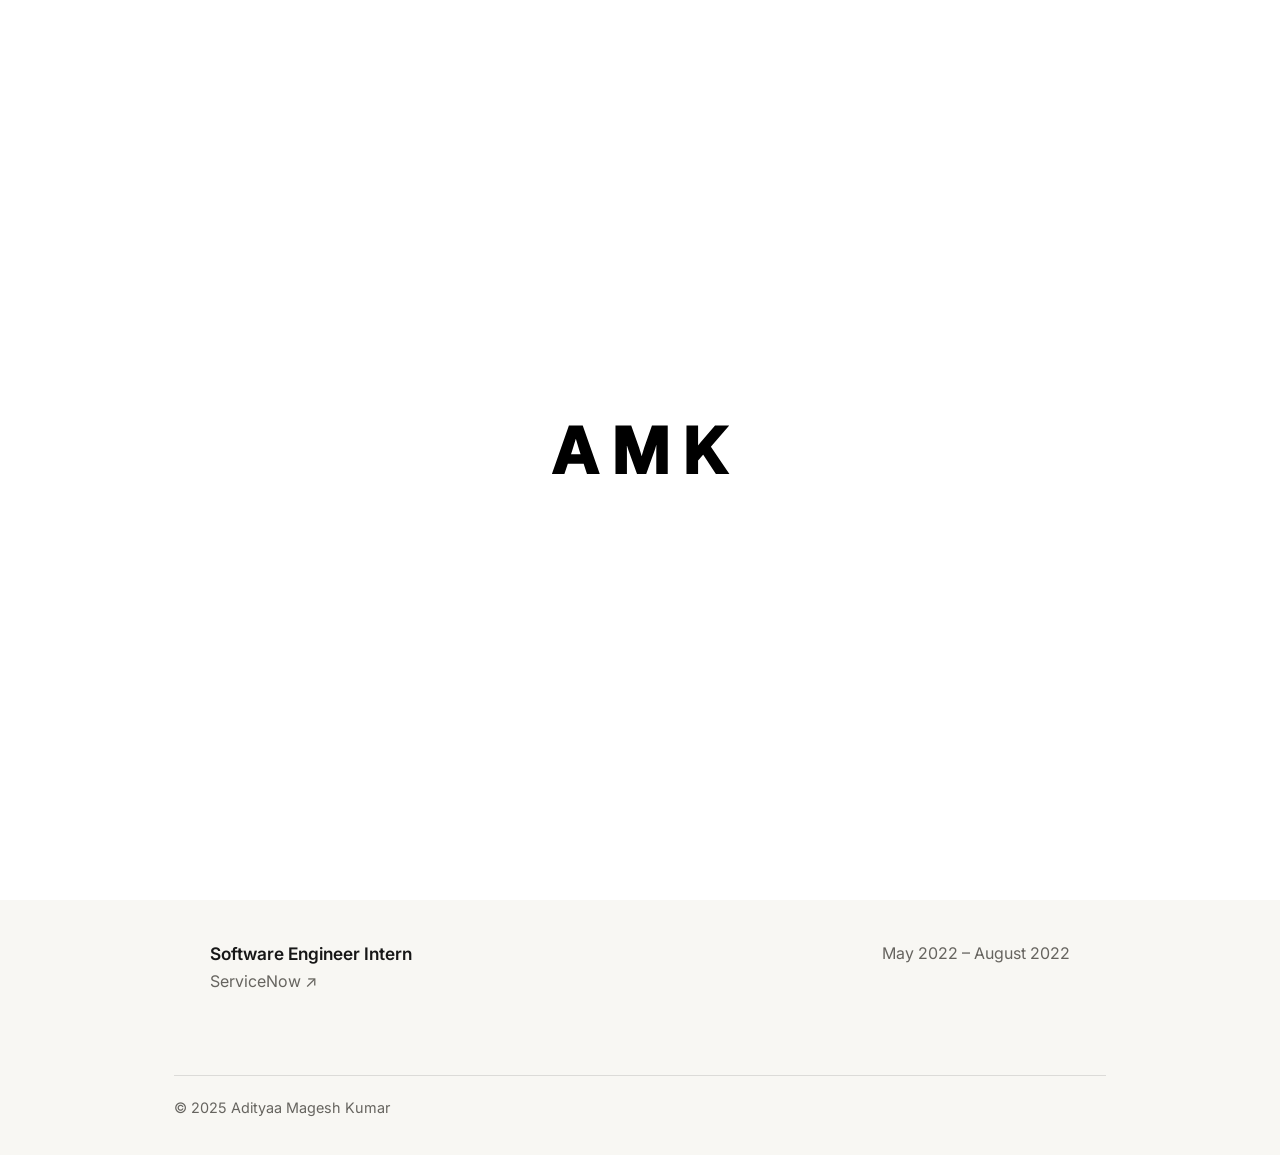
<file: index.html>
<!doctype html>
<html lang="en">
	<head>
		<meta charset="utf-8" />
		<title>Adityaa Magesh Kumar</title>
		<meta
			name="description"
			content="Software Engineer & CS Student at Georgia Tech"
		/>
		<meta name="author" content="Adityaa Magesh Kumar" />
		<meta name="viewport" content="width=device-width, initial-scale=1" />
		<link rel="stylesheet" type="text/css" href="static/styles.css" />
		<link rel="stylesheet" type="text/css" href="static/loading.css" />
		<link
			href="https://fonts.googleapis.com/css2?family=Inter:wght@400;500;600;700&display=swap"
			rel="stylesheet"
		/>
		<link
			href="https://fonts.googleapis.com/css2?family=JetBrains+Mono&display=swap"
			rel="stylesheet"
		/>
		<link rel="icon" type="image/svg+xml" href="static/amk-favicon.svg" />
	</head>

	<body>
		<div id="loading-container" class="loading-container">
			<div class="loading-text">
				<span id="letter-a">A</span>
				<span id="letter-m">M</span>
				<span id="letter-k">K</span>
			</div>
		</div>
		<header id="nav-container"></header>
		<main id="page1" class="home-page">
			<div class="fade-in page-shell">
				<section class="home-hero">
					<h1>Adityaa Magesh Kumar</h1>
					<div class="hero-meta">
						<p class="lede">AI @ Datadog. Georgia Tech Alum.</p>
						<div class="link-row icon-links" aria-label="Primary links">
							<a
								href="https://github.com/adityaamk"
								class="icon-link"
								aria-label="GitHub"
								target="_blank"
								rel="noopener noreferrer"
							>
								<svg
									class="icon-svg"
									xmlns="http://www.w3.org/2000/svg"
									viewBox="0 0 24 24"
									aria-hidden="true"
								>
									<path
										d="M12 0C5.37 0 0 5.37 0 12c0 5.31 3.435 9.795 8.205 11.385.6.105.825-.255.825-.57 0-.285-.015-1.23-.015-2.235-3.015.555-3.795-.735-4.035-1.41-.135-.345-.72-1.41-1.23-1.695-.42-.225-1.02-.78-.015-.795.945-.015 1.62.87 1.845 1.23 1.08 1.815 2.805 1.305 3.495.99.105-.78.42-1.305.765-1.605-2.67-.3-5.46-1.335-5.46-5.925 0-1.305.465-2.385 1.23-3.225-.12-.3-.54-1.53.12-3.18 0 0 1.005-.315 3.3 1.23.96-.27 1.98-.405 3-.405s2.04.135 3 .405c2.295-1.56 3.3-1.23 3.3-1.23.66 1.65.24 2.88.12 3.18.765.84 1.23 1.905 1.23 3.225 0 4.605-2.805 5.625-5.475 5.925.435.375.81 1.095.81 2.22 0 1.605-.015 2.895-.015 3.3 0 .315.225.69.825.57A12.02 12.02 0 0 0 24 12c0-6.63-5.37-12-12-12z"
									/>
								</svg>
							</a>
							<a
								href="https://x.com/adityaamk1"
								class="icon-link"
								aria-label="X"
								target="_blank"
								rel="noopener noreferrer"
							>
								<svg
									class="icon-svg"
									xmlns="http://www.w3.org/2000/svg"
									viewBox="0 0 24 24"
									aria-hidden="true"
								>
									<path
										d="M18.244 2.25h3.308l-7.227 8.26 8.502 11.24H16.17l-5.214-6.817L4.99 21.75H1.68l7.73-8.835L1.254 2.25H8.08l4.713 6.231zm-1.161 17.52h1.833L7.084 4.126H5.117z"
									/>
								</svg>
							</a>
							<a
								href="https://linkedin.com/in/adityaamk"
								class="icon-link"
								aria-label="LinkedIn"
								target="_blank"
								rel="noopener noreferrer"
							>
								<svg
									class="icon-svg"
									xmlns="http://www.w3.org/2000/svg"
									viewBox="0 0 24 24"
									aria-hidden="true"
								>
									<path
										d="M20.447 20.452h-3.554v-5.569c0-1.328-.027-3.037-1.852-3.037-1.853 0-2.136 1.445-2.136 2.939v5.667H9.351V9h3.414v1.561h.046c.477-.9 1.637-1.85 3.37-1.85 3.601 0 4.267 2.37 4.267 5.455v6.286zM5.337 7.433a2.062 2.062 0 0 1-2.063-2.065 2.064 2.064 0 1 1 2.063 2.065zm1.782 13.019H3.555V9h3.564v11.452zM22.225 0H1.771C.792 0 0 .774 0 1.729v20.542C0 23.227.792 24 1.771 24h20.451C23.2 24 24 23.227 24 22.271V1.729C24 .774 23.2 0 22.222 0h.003z"
									/>
								</svg>
							</a>
							<a
								href="mailto:adityaamagesh@gatech.edu"
								class="icon-link"
								aria-label="Email"
							>
								<svg
									class="icon-svg"
									xmlns="http://www.w3.org/2000/svg"
									viewBox="0 0 24 24"
									aria-hidden="true"
								>
									<path
										d="M3.75 5.25h16.5A1.5 1.5 0 0 1 21.75 6.75v10.5a1.5 1.5 0 0 1-1.5 1.5H3.75a1.5 1.5 0 0 1-1.5-1.5V6.75a1.5 1.5 0 0 1 1.5-1.5Zm0 1.72v.28l8.25 5.5 8.25-5.5v-.28Zm16.5 10.03V9.18l-7.83 5.22a.75.75 0 0 1-.84 0L3.75 9.18V17a.75.75 0 0 0 .75.75h15a.75.75 0 0 0 .75-.75Z"
									/>
								</svg>
							</a>
						</div>
					</div>
				</section>

				<section
					class="home-section"
					id="about"
					aria-labelledby="about-heading"
				>
					<h2 id="about-heading">About</h2>
					<p>
						Georgia Tech BS + MS CS grad interested in engineering solutions to
						challenging and meaningful problems. Currently exploring AI
						applications within the observability space at Datadog.
					</p>
				</section>

				<section
					class="home-section"
					id="experience"
					aria-labelledby="experience-heading"
				>
					<h2 id="experience-heading">Experience</h2>
					<div class="experience-list">
						<div>
							<span class="role-title">Software Engineer, Applied AI</span
							><br />
							<span class="company-meta">
								<a
									href="https://www.datadoghq.com/"
									target="_blank"
									rel="noopener noreferrer"
									class="company-link"
								>
									Datadog &#8599;
								</a>
							</span>
						</div>
						<div class="date-label">July 2025 – Present</div>
						<div>
							<span class="role-title">Software Engineer Intern</span><br />
							<span class="company-meta">
								<a
									href="https://docs.aws.amazon.com/connect/latest/APIReference/Welcome.html"
									target="_blank"
									rel="noopener noreferrer"
									class="company-link"
								>
									AWS - Amazon Connect &#8599;
								</a>
							</span>
						</div>
						<div class="date-label">September 2024 – November 2024</div>
						<div>
							<span class="role-title">Software Engineer Intern</span><br />
							<span class="company-meta">
								<a
									href="https://www.apple.com/ios/research-app/"
									target="_blank"
									rel="noopener noreferrer"
									class="company-link"
								>
									Apple - Health Data Science &#8599;
								</a>
							</span>
						</div>
						<div class="date-label">May 2024 – August 2024</div>
						<div>
							<span class="role-title">Software Engineer Intern</span><br />
							<span class="company-meta">
								<a
									href="https://aws.amazon.com/connect/agent-workspace/"
									target="_blank"
									rel="noopener noreferrer"
									class="company-link"
								>
									AWS - Amazon Connect &#8599;
								</a>
							</span>
						</div>
						<div class="date-label">May 2023 – August 2023</div>
						<div>
							<span class="role-title">Software Engineer Intern</span><br />
							<span class="company-meta">
								<a
									href="https://www.servicenow.com/products/employee-journey.html#!"
									target="_blank"
									rel="noopener noreferrer"
									class="company-link"
								>
									ServiceNow &#8599;
								</a>
							</span>
						</div>
						<div class="date-label">May 2022 – August 2022</div>
					</div>
				</section>

			</div>
		</main>

		<footer>
			<span class="footer-content">© 2025 Adityaa Magesh Kumar</span>
		</footer>

		<script>
			// Loading animation
			document.addEventListener("DOMContentLoaded", function () {
				const loadingContainer = document.getElementById("loading-container");
				const letters = ["letter-a", "letter-m", "letter-k"];
				let currentLetter = 0;

				function fillNextLetter() {
					if (currentLetter < letters.length) {
						document
							.getElementById(letters[currentLetter])
							.classList.add("filled");
						currentLetter++;
						setTimeout(fillNextLetter, 300);
					} else {
						setTimeout(() => {
							loadingContainer.classList.add("fade-out");
						}, 500);
					}
				}

				// Start the animation
				setTimeout(fillNextLetter, 300);

				// Update loading screen for night mode
				const html = document.documentElement;
				if (html.classList.contains("night-mode")) {
					loadingContainer.classList.add("night-mode");
				}
			});
		</script>
		<script type="module">
			import { createNav, initNightMode } from "./static/components/nav.js";

			// Add navigation to the page
			document.getElementById("nav-container").appendChild(createNav());

			// Initialize night mode
			initNightMode();
		</script>
	</body>
</html>
</file>
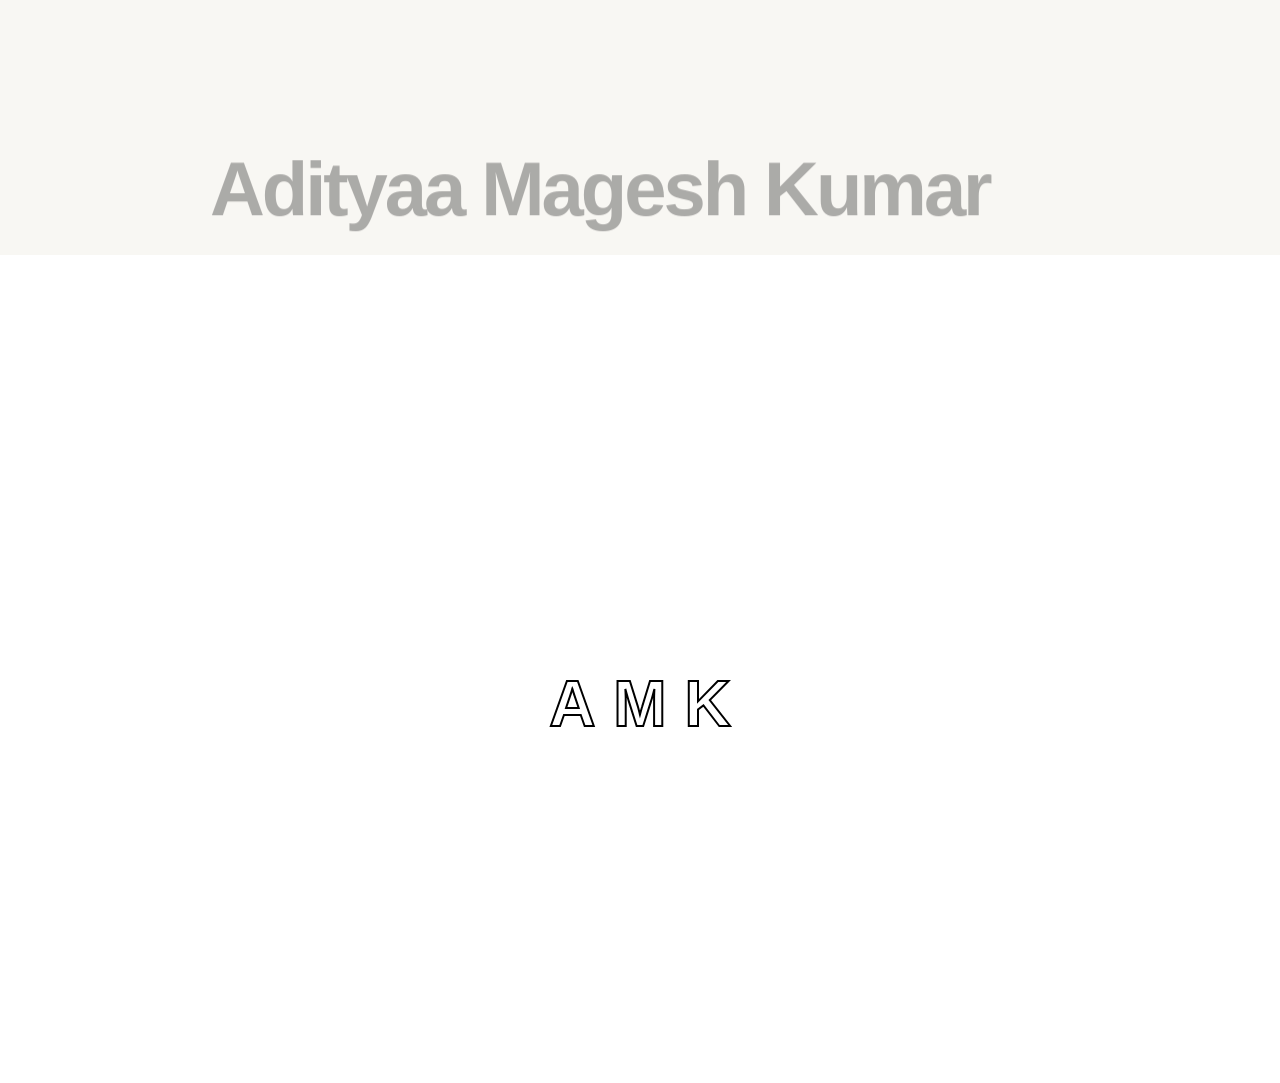
<file: experience/index.html>
<!DOCTYPE html>
<html lang="en">
	<head>
		<meta charset="utf-8" />
		<title>Adityaa Magesh Kumar</title>
		<meta name="description" content="Redirecting to homepage experience section" />
		<meta name="author" content="Adityaa Magesh Kumar" />
		<meta name="viewport" content="width=device-width, initial-scale=1" />
		<meta http-equiv="refresh" content="0; url=/#experience" />
		<link rel="canonical" href="https://adityaamk.com/#experience" />
	</head>
	<body>
		<p>Redirecting to <a href="/#experience">experience on the homepage</a>...</p>
	</body>
</html>
</file>
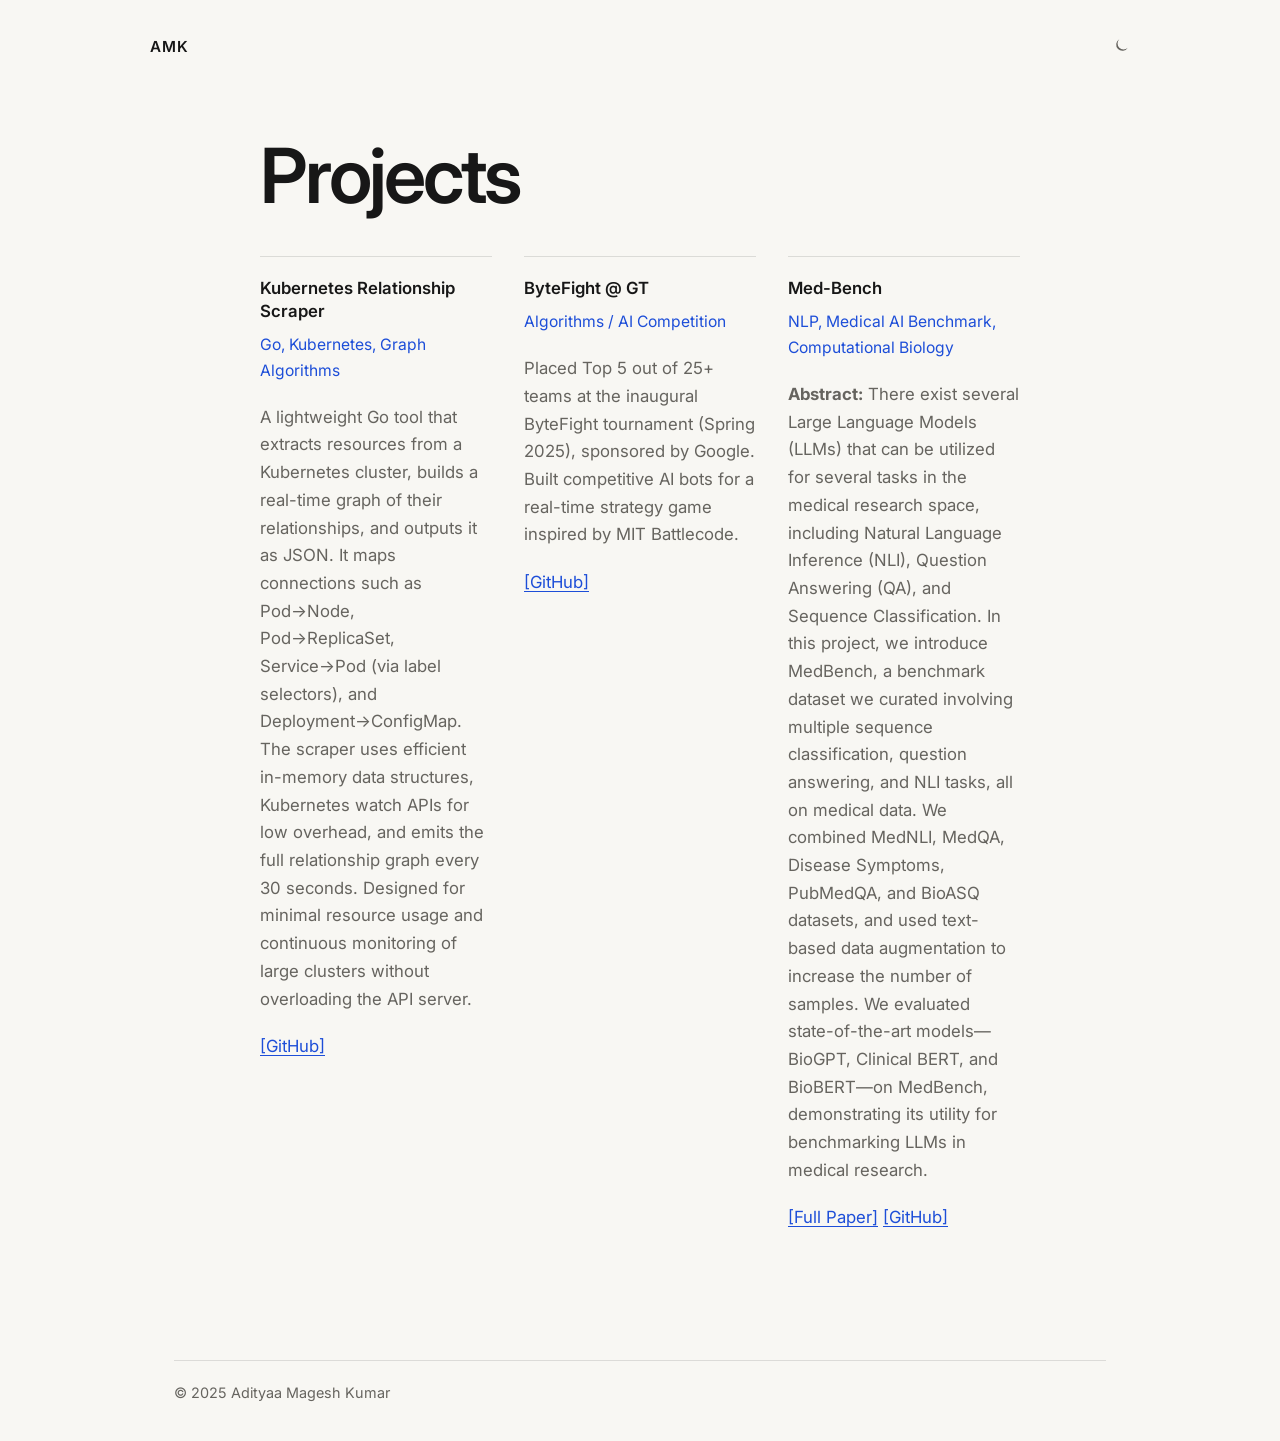
<file: projects/index.html>
<!DOCTYPE html>
<html lang="en">
	<head>
		<meta charset="utf-8" />
		<title>Adityaa Magesh Kumar</title>
		<meta name="description" content="Projects of Adityaa Magesh Kumar" />
		<meta name="author" content="Adityaa Magesh Kumar" />
		<meta name="viewport" content="width=device-width, initial-scale=1" />
		<link rel="stylesheet" type="text/css" href="../static/styles.css" />
		<link
			href="https://fonts.googleapis.com/css2?family=Inter:wght@400;500;600;700&display=swap"
			rel="stylesheet"
		/>
		<link
			href="https://fonts.googleapis.com/css2?family=JetBrains+Mono&display=swap"
			rel="stylesheet"
		/>
		<link rel="icon" type="image/svg+xml" href="../static/amk-favicon.svg" />
	</head>
	<body>
		<header id="nav-container"></header>
		<main id="page1">
			<div class="fade-in page-shell">
				<h1 class="page-title">Projects</h1>
				<div class="projects-grid">
					<!-- Kubernetes Relationship Scraper -->
					<div class="card">
						<h3>Kubernetes Relationship Scraper</h3>
						<p class="tech-stack">Go, Kubernetes, Graph Algorithms</p>
						<p>
							A lightweight Go tool that extracts resources from a Kubernetes
							cluster, builds a real-time graph of their relationships, and
							outputs it as JSON. It maps connections such as Pod→Node,
							Pod→ReplicaSet, Service→Pod (via label selectors), and
							Deployment→ConfigMap. The scraper uses efficient in-memory data
							structures, Kubernetes watch APIs for low overhead, and emits the
							full relationship graph every 30 seconds. Designed for minimal
							resource usage and continuous monitoring of large clusters without
							overloading the API server.
						</p>
						<p>
							<a
								href="https://github.com/AdityaaMK/kubernetes-scraper"
								target="_blank"
								rel="noopener noreferrer"
								>[GitHub]</a
							>
						</p>
					</div>
					<!-- ByteFight @ GT -->
					<div class="card">
						<h3>ByteFight @ GT</h3>
						<p class="tech-stack">Algorithms / AI Competition</p>
						<p>
							Placed Top 5 out of 25+ teams at the inaugural ByteFight
							tournament (Spring 2025), sponsored by Google. Built competitive
							AI bots for a real-time strategy game inspired by MIT Battlecode.
						</p>
						<p>
							<a
								href="https://github.com/AdityaaMK/bytefight-gt"
								target="_blank"
								rel="noopener noreferrer"
								>[GitHub]</a
							>
						</p>
					</div>
					<!-- Med-Bench -->
					<div class="card">
						<h3>Med-Bench</h3>
						<p class="tech-stack">
							NLP, Medical AI Benchmark, Computational Biology
						</p>
						<p>
							<strong>Abstract:</strong> There exist several Large Language
							Models (LLMs) that can be utilized for several tasks in the
							medical research space, including Natural Language Inference
							(NLI), Question Answering (QA), and Sequence Classification. In
							this project, we introduce MedBench, a benchmark dataset we
							curated involving multiple sequence classification, question
							answering, and NLI tasks, all on medical data. We combined MedNLI,
							MedQA, Disease Symptoms, PubMedQA, and BioASQ datasets, and used
							text-based data augmentation to increase the number of samples. We
							evaluated state-of-the-art models—BioGPT, Clinical BERT, and
							BioBERT—on MedBench, demonstrating its utility for benchmarking
							LLMs in medical research.
						</p>
						<p>
							<a href="MCB_Final_Project.pdf" download>[Full Paper]</a>
							<a
								href="https://github.com/saisree27/med-bench"
								target="_blank"
								rel="noopener noreferrer"
								>[GitHub]</a
							>
						</p>
					</div>
				</div>
			</div>
		</main>
		<footer>
			<span class="footer-content">© 2025 Adityaa Magesh Kumar</span>
		</footer>
		<script type="module">
			import { createNav, initNightMode } from "../static/components/nav.js";

			// Add navigation to the page
			document.getElementById("nav-container").appendChild(createNav());

			// Initialize night mode
			initNightMode();
		</script>
	</body>
</html>
</file>
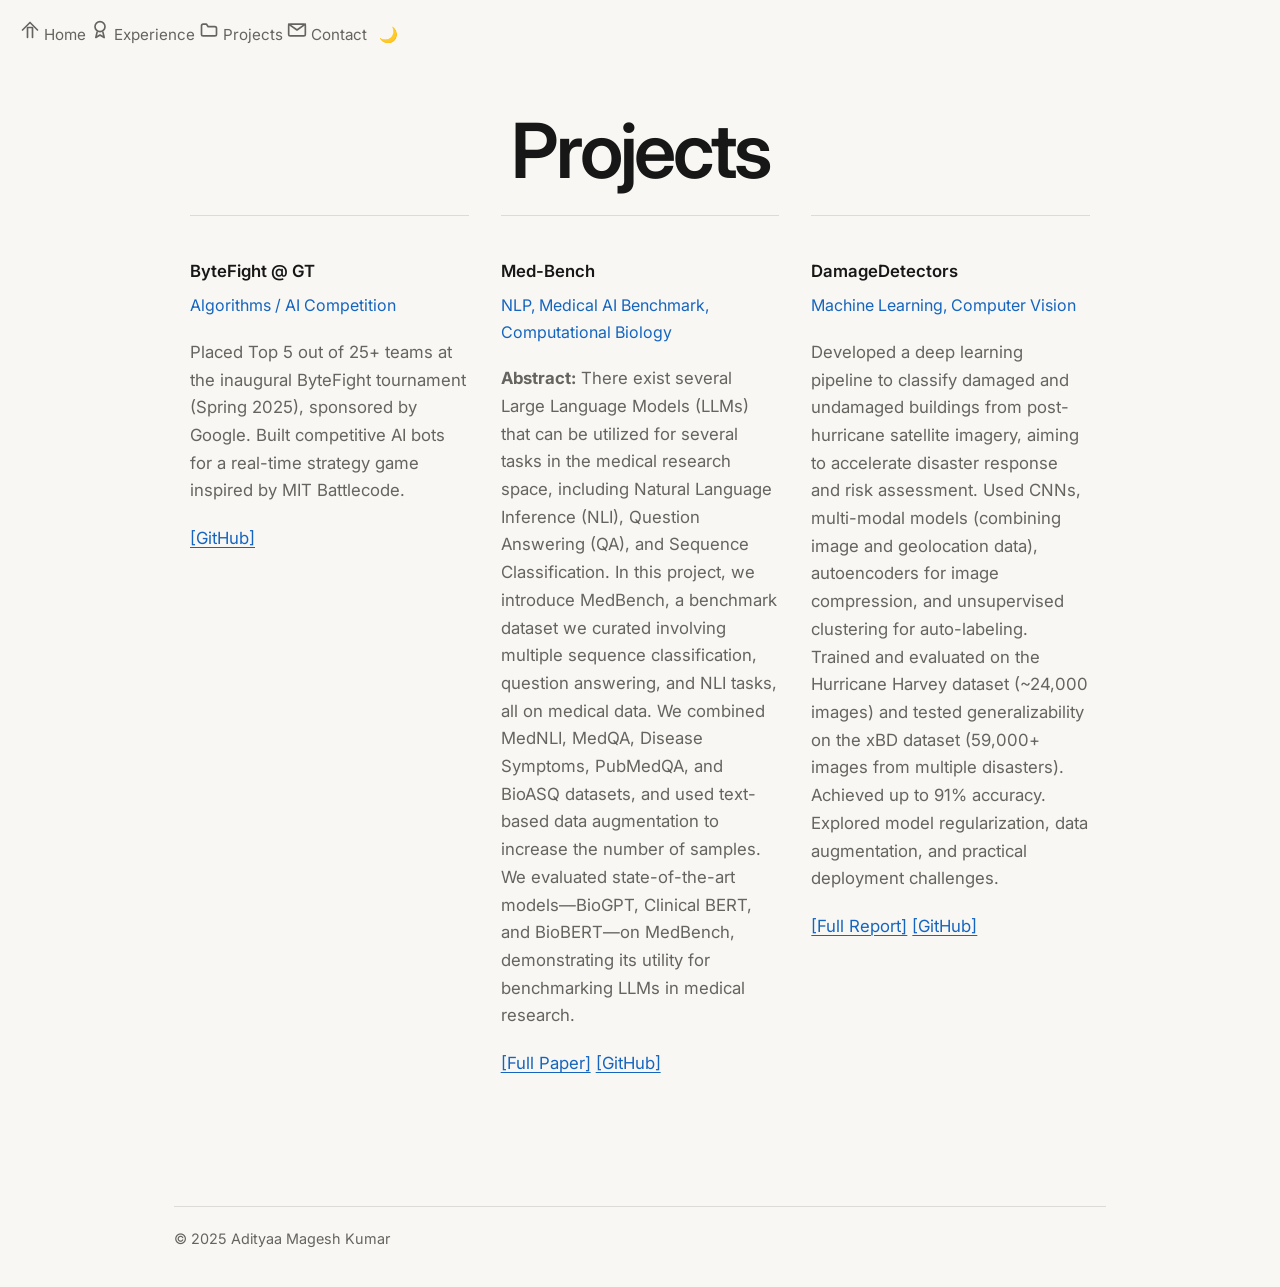
<file: projects.html>
<!DOCTYPE html>
<html lang="en">
	<head>
		<meta charset="utf-8" />
		<title>Projects | Adityaa Magesh Kumar</title>
		<meta name="description" content="Projects by Adityaa Magesh Kumar" />
		<meta name="author" content="Adityaa Magesh Kumar" />
		<meta name="viewport" content="width=device-width, initial-scale=1" />
		<link rel="stylesheet" type="text/css" href="static/styles.css" />
		<link
			href="https://fonts.googleapis.com/css2?family=Inter:wght@400;500;600;700&display=swap"
			rel="stylesheet"
		/>
	</head>
	<body>
		<header>
			<nav id="nav-bar">
				<div class="nav-pill">
					<a href="index.html" class="nav-item">
						<svg
							width="20"
							height="20"
							fill="none"
							stroke="currentColor"
							stroke-width="2"
							stroke-linecap="round"
							stroke-linejoin="round"
							viewBox="0 0 24 24"
							aria-hidden="true"
						>
							<path d="M3 12L12 3l9 9" />
							<path d="M9 21V9h6v12" />
						</svg>
						<span>Home</span>
					</a>
					<a href="experience.html" class="nav-item">
						<svg
							width="20"
							height="20"
							fill="none"
							stroke="currentColor"
							stroke-width="2"
							stroke-linecap="round"
							stroke-linejoin="round"
							viewBox="0 0 24 24"
							aria-hidden="true"
						>
							<circle cx="12" cy="8" r="6" />
							<path d="M8.5 14.5 7 21l5-3 5 3-1.5-6.5" />
						</svg>
						<span>Experience</span>
					</a>
					<a href="projects.html" class="nav-item">
						<svg
							width="20"
							height="20"
							fill="none"
							stroke="currentColor"
							stroke-width="2"
							stroke-linecap="round"
							stroke-linejoin="round"
							viewBox="0 0 24 24"
							aria-hidden="true"
						>
							<path
								d="M3 7a2 2 0 0 1 2-2h4l2 3h8a2 2 0 0 1 2 2v7a2 2 0 0 1-2 2H5a2 2 0 0 1-2-2Z"
							/>
						</svg>
						<span>Projects</span>
					</a>
					<a href="#contact" class="nav-item">
						<svg
							width="20"
							height="20"
							fill="none"
							stroke="currentColor"
							stroke-width="2"
							stroke-linecap="round"
							stroke-linejoin="round"
							viewBox="0 0 24 24"
							aria-hidden="true"
						>
							<rect x="2" y="5" width="20" height="14" rx="2" />
							<path d="m22 5-10 7L2 5" />
						</svg>
						<span>Contact</span>
					</a>
					<button
						id="night-mode-toggle"
						aria-label="Toggle night mode"
						class="nav-item nav-toggle"
						style="
							background: none;
							border: none;
							cursor: pointer;
							padding: 0 8px;
						"
					>
						<span id="night-mode-icon">🌙</span>
					</button>
				</div>
			</nav>
		</header>
		<main id="page1">
			<div class="fade-in" style="max-width: 900px; margin: 0 auto">
				<h1 style="text-align: center">Projects</h1>
				<div class="projects-grid">
					<!-- ByteFight @ GT -->
					<div class="card">
						<h3 style="margin-top: 1.5rem">ByteFight @ GT</h3>
						<p style="color: #1565c0; font-size: 1rem">
							Algorithms / AI Competition
						</p>
						<p>
							Placed Top 5 out of 25+ teams at the inaugural ByteFight
							tournament (Spring 2025), sponsored by Google. Built competitive
							AI bots for a real-time strategy game inspired by MIT Battlecode.
						</p>
						<p>
							<a
								href="https://github.com/AdityaaMK/bytefight-gt"
								style="color: #1565c0"
								>[GitHub]</a
							>
						</p>
					</div>
					<!-- Med-Bench -->
					<div class="card">
						<h3 style="margin-top: 1.5rem">Med-Bench</h3>
						<p style="color: #1565c0; font-size: 1rem">
							NLP, Medical AI Benchmark, Computational Biology
						</p>
						<p>
							<strong>Abstract:</strong> There exist several Large Language
							Models (LLMs) that can be utilized for several tasks in the
							medical research space, including Natural Language Inference
							(NLI), Question Answering (QA), and Sequence Classification. In
							this project, we introduce MedBench, a benchmark dataset we
							curated involving multiple sequence classification, question
							answering, and NLI tasks, all on medical data. We combined MedNLI,
							MedQA, Disease Symptoms, PubMedQA, and BioASQ datasets, and used
							text-based data augmentation to increase the number of samples. We
							evaluated state-of-the-art models—BioGPT, Clinical BERT, and
							BioBERT—on MedBench, demonstrating its utility for benchmarking
							LLMs in medical research.
						</p>
						<p>
							<a href="MCB_Final_Project.pdf" style="color: #1565c0" download
								>[Full Paper]</a
							>
							<a
								href="https://github.com/saisree27/med-bench"
								style="color: #1565c0"
								>[GitHub]</a
							>
						</p>
					</div>
					<!-- DamageDetectors -->
					<div class="card">
						<h3 style="margin-top: 1.5rem">DamageDetectors</h3>
						<p style="color: #1565c0; font-size: 1rem">
							Machine Learning, Computer Vision
						</p>
						<p>
							Developed a deep learning pipeline to classify damaged and
							undamaged buildings from post-hurricane satellite imagery, aiming
							to accelerate disaster response and risk assessment. Used CNNs,
							multi-modal models (combining image and geolocation data),
							autoencoders for image compression, and unsupervised clustering
							for auto-labeling. Trained and evaluated on the Hurricane Harvey
							dataset (~24,000 images) and tested generalizability on the xBD
							dataset (59,000+ images from multiple disasters). Achieved up to
							91% accuracy. Explored model regularization, data augmentation,
							and practical deployment challenges.
						</p>
						<p>
							<a
								href="https://cassidy-gasteiger.github.io/DamageDetectors/"
								style="color: #1565c0"
								>[Full Report]</a
							>
							<a
								href="https://github.com/Cassidy-Gasteiger/DamageDetectors"
								style="color: #1565c0"
								>[GitHub]</a
							>
						</p>
					</div>
				</div>
			</div>
		</main>
		<footer>
			<span class="footer-content">© 2025 Adityaa Magesh Kumar</span>
		</footer>
		<script>
			(function () {
				const html = document.documentElement;
				const toggle = document.getElementById("night-mode-toggle");
				const icon = document.getElementById("night-mode-icon");
				function setNightMode(on) {
					html.classList.toggle("night-mode", on);
					icon.textContent = on ? "☀️" : "🌙";
					localStorage.setItem("nightMode", on ? "1" : "0");
				}
				const nightPref = localStorage.getItem("nightMode") === "1";
				setNightMode(nightPref);
				if (toggle)
					toggle.onclick = () =>
						setNightMode(!html.classList.contains("night-mode"));
			})();
		</script>
	</body>
</html>
</file>
<file: static/styles.css>
/* Base styles */
:root {
  --background-color: #f8f7f3;
  --surface-color: rgba(255, 255, 255, 0.88);
  --text-color: #171717;
  --muted-color: #66645f;
  --border-color: rgba(23, 23, 23, 0.12);
  --link-color: #1d4ed8;
  --link-hover-color: #163da8;
  --font-primary: 'Inter', -apple-system, BlinkMacSystemFont, sans-serif;
  --font-mono: 'JetBrains Mono', monospace;
}

html,
body {
  min-height: 100%;
  margin: 0;
  padding: 0;
  background-color: var(--background-color);
  color: var(--text-color);
  font-family: var(--font-primary);
  line-height: 1.65;
  transition: background-color 0.25s ease, color 0.25s ease;
}

* {
  box-sizing: border-box;
}

body {
  -webkit-font-smoothing: antialiased;
}

h1,
h2,
h3,
p {
  margin-top: 0;
}

h1 {
  font-size: clamp(3rem, 7vw, 4.75rem);
  font-weight: 600;
  line-height: 1.05;
  letter-spacing: -0.04em;
  margin-bottom: 1.5rem;
}

h2 {
  font-size: clamp(1.4rem, 3vw, 1.8rem);
  font-weight: 600;
  line-height: 1.2;
  letter-spacing: -0.03em;
  margin-bottom: 1rem;
}

h3 {
  font-size: 1.05rem;
  font-weight: 600;
  line-height: 1.35;
  margin-bottom: 0.35rem;
}

p {
  font-size: 1.05rem;
  color: var(--muted-color);
  margin-bottom: 1rem;
}

a {
  color: var(--link-color);
  text-decoration: underline;
  text-decoration-thickness: 0.08em;
  text-underline-offset: 0.18em;
  transition: color 0.2s ease;
}

a:hover {
  color: var(--link-hover-color);
}

button {
  font: inherit;
}

/* Navigation */
header {
  position: sticky;
  top: 0;
  z-index: 20;
  background-color: var(--background-color);
}

#nav-bar {
  position: static;
  width: 100%;
  padding: 1.25rem 1.25rem 0;
}

.site-nav {
  width: min(100%, 980px);
  margin: 0 auto;
  padding: 0.85rem 0;
  display: flex;
  align-items: center;
  justify-content: space-between;
  gap: 1rem;
  background-color: transparent;
}

.site-title {
  color: var(--text-color);
  text-decoration: none;
  font-size: 0.95rem;
  font-weight: 600;
  letter-spacing: 0.08em;
}

.nav-links {
  display: flex;
  align-items: center;
  gap: 1.25rem;
  flex-wrap: wrap;
  justify-content: flex-end;
}

.nav-item {
  color: var(--muted-color);
  text-decoration: none;
  font-size: 0.95rem;
}

.nav-item:hover,
.nav-item:focus-visible,
.site-title:hover,
.site-title:focus-visible {
  color: var(--text-color);
}

.theme-toggle {
  padding: 0;
  border: 0;
  background: none;
  color: var(--muted-color);
  cursor: pointer;
}

.theme-icon {
  width: 18px;
  height: 18px;
  display: block;
  fill: currentColor;
}

.theme-toggle[aria-pressed='true'] {
  color: var(--text-color);
}

/* Main content */
#page1 {
  width: min(100%, 980px);
  margin: 0 auto;
  padding: 4rem 1.5rem 5rem;
}

.page-shell {
  width: min(100%, 760px);
  margin: 0 auto;
}

.home-page {
  padding-top: 5rem;
}

.home-page .page-shell {
  width: min(100%, 860px);
}

.home-hero {
  margin-bottom: 4.5rem;
}

.hero-meta {
  display: flex;
  align-items: center;
  justify-content: space-between;
  gap: 1rem;
  flex-wrap: wrap;
}

.lede {
  font-size: 1.18rem;
  margin-bottom: 0;
  color: var(--text-color);
}

.link-row {
  display: flex;
  flex-wrap: wrap;
  gap: 1rem 1.25rem;
  margin-top: 0;
}

.link-row a {
  font-size: 1rem;
}

.icon-links {
  align-items: center;
  gap: 0.95rem;
  justify-content: flex-end;
  margin-left: auto;
}

.icon-link {
  display: inline-flex;
  align-items: center;
  justify-content: center;
  width: 22px;
  height: 22px;
  color: var(--muted-color);
  text-decoration: none;
}

.icon-link .icon-svg {
  width: 22px;
  height: 22px;
  display: block;
  opacity: 0.78;
  transition: opacity 0.2s ease;
}

.icon-link:hover .icon-svg,
.icon-link:focus-visible .icon-svg {
  opacity: 1;
}

.icon-link .icon-svg path {
  fill: currentColor;
}

.home-intro {
  max-width: 44rem;
}

.home-section {
  padding-top: 1.75rem;
  margin-top: 1.75rem;
  border-top: 1px solid var(--border-color);
  scroll-margin-top: 6rem;
}

.section-heading-row {
  display: flex;
  align-items: baseline;
  justify-content: space-between;
  gap: 1rem;
  margin-bottom: 1.25rem;
}

.section-heading-row a {
  font-size: 0.95rem;
  white-space: nowrap;
}

.home-list {
  display: grid;
  gap: 1.5rem;
}

.home-item {
  display: grid;
  gap: 0.45rem;
}

.home-item-header {
  display: grid;
  gap: 0.2rem;
}

.item-meta {
  font-size: 0.95rem;
  color: var(--muted-color);
  margin-bottom: 0;
}

.section-note {
  max-width: 38rem;
  margin-bottom: 1.1rem;
}

.compact-list {
  gap: 1rem;
}

.compact-list .home-item h3 {
  margin-bottom: 0.2rem;
}

.media-list {
  gap: 1.15rem;
}

.media-title-link {
  color: var(--text-color);
  text-decoration: none;
}

.media-title-link:hover,
.media-title-link:focus-visible {
  color: var(--muted-color);
}

.page-title {
  margin-bottom: 2.5rem;
}

.experience-list {
  display: grid;
  grid-template-columns: minmax(0, 1fr) auto;
  row-gap: 2.1rem;
  column-gap: 2rem;
  align-items: start;
}

.role-title {
  font-size: 1.08rem;
  font-weight: 600;
  color: var(--text-color);
}

.company-meta {
  font-size: 1rem;
}

.company-link {
  color: var(--muted-color);
  text-decoration: none;
}

.company-link:hover {
  color: var(--text-color);
}

.date-label {
  font-size: 1rem;
  color: var(--muted-color);
  text-align: right;
}

.tech-stack {
  font-size: 0.98rem;
  color: var(--link-color);
}

/* Footer */
footer {
  width: min(100%, 980px);
  margin: 0 auto;
  padding: 0 1.5rem 2.25rem;
}

.footer-content {
  display: block;
  padding-top: 1.25rem;
  border-top: 1px solid var(--border-color);
  font-size: 0.9rem;
  color: var(--muted-color);
}

/* Shared layouts */
.projects-grid {
  display: grid;
  grid-template-columns: repeat(1, minmax(0, 1fr));
  gap: 2rem;
  align-items: stretch;
  margin-bottom: 2rem;
}

.projects-grid .card {
  display: flex;
  flex-direction: column;
  gap: 0.25rem;
  padding-top: 1.25rem;
  border-top: 1px solid var(--border-color);
}

/* Animations */
@keyframes fadeIn {
  from {
    opacity: 0;
    transform: translateY(20px);
  }

  to {
    opacity: 1;
    transform: translateY(0);
  }
}

.fade-in {
  animation: fadeIn 0.6s ease-out forwards;
}

/* Dark mode */
.night-mode {
  --background-color: #121212;
  --surface-color: rgba(18, 18, 18, 0.88);
  --text-color: #f4f1ea;
  --muted-color: #b4aea1;
  --border-color: rgba(244, 241, 234, 0.14);
  --link-color: #9cc2ff;
  --link-hover-color: #c2d9ff;
}

/* Responsive design */
@media (min-width: 900px) {
  .projects-grid {
    grid-template-columns: repeat(3, minmax(0, 1fr));
  }
}

@media (max-width: 768px) {
  #nav-bar {
    padding: 0.9rem 1rem 0;
  }

  .site-nav {
    align-items: flex-start;
    flex-direction: column;
    padding: 0.75rem 0;
  }

  .nav-links {
    gap: 0.9rem 1rem;
    justify-content: flex-start;
  }

  #page1 {
    padding: 3rem 1rem 4rem;
  }

  .home-page {
    padding-top: 4rem;
  }

  .section-heading-row {
    align-items: flex-start;
    flex-direction: column;
    gap: 0.35rem;
  }

  .experience-list {
    grid-template-columns: 1fr;
    row-gap: 0.6rem;
  }

  .date-label {
    margin-bottom: 1.35rem;
    text-align: left;
  }
}

@media (max-width: 480px) {
  h1 {
    font-size: 2.65rem;
  }

  p,
  .lede {
    font-size: 1rem;
  }

  #nav-bar {
    padding: 0 0.75rem;
  }

  #page1 {
    padding-left: 0.75rem;
    padding-right: 0.75rem;
  }
}
</file>
<file: static/loading.css>
.loading-container {
    position: fixed;
    top: 0;
    left: 0;
    width: 100%;
    height: 100%;
    background-color: #ffffff;
    display: flex;
    justify-content: center;
    align-items: center;
    z-index: 9999;
    transition: opacity 0.5s ease-out;
}

.loading-container.night-mode {
    background-color: #1a1a1a;
}

.loading-text {
    font-family: 'Inter', sans-serif;
    font-size: 4rem;
    font-weight: 700;
    position: relative;
}

.loading-text span {
    display: inline-block;
    position: relative;
    color: transparent;
    -webkit-text-stroke: 2px #000;
    transition: color 0.5s ease-in-out;
}

.night-mode .loading-text span {
    -webkit-text-stroke: 2px #fff;
}

.loading-text span.filled {
    color: #000;
}

.night-mode .loading-text span.filled {
    color: #fff;
}

.loading-container.fade-out {
    opacity: 0;
    pointer-events: none;
}
</file>
